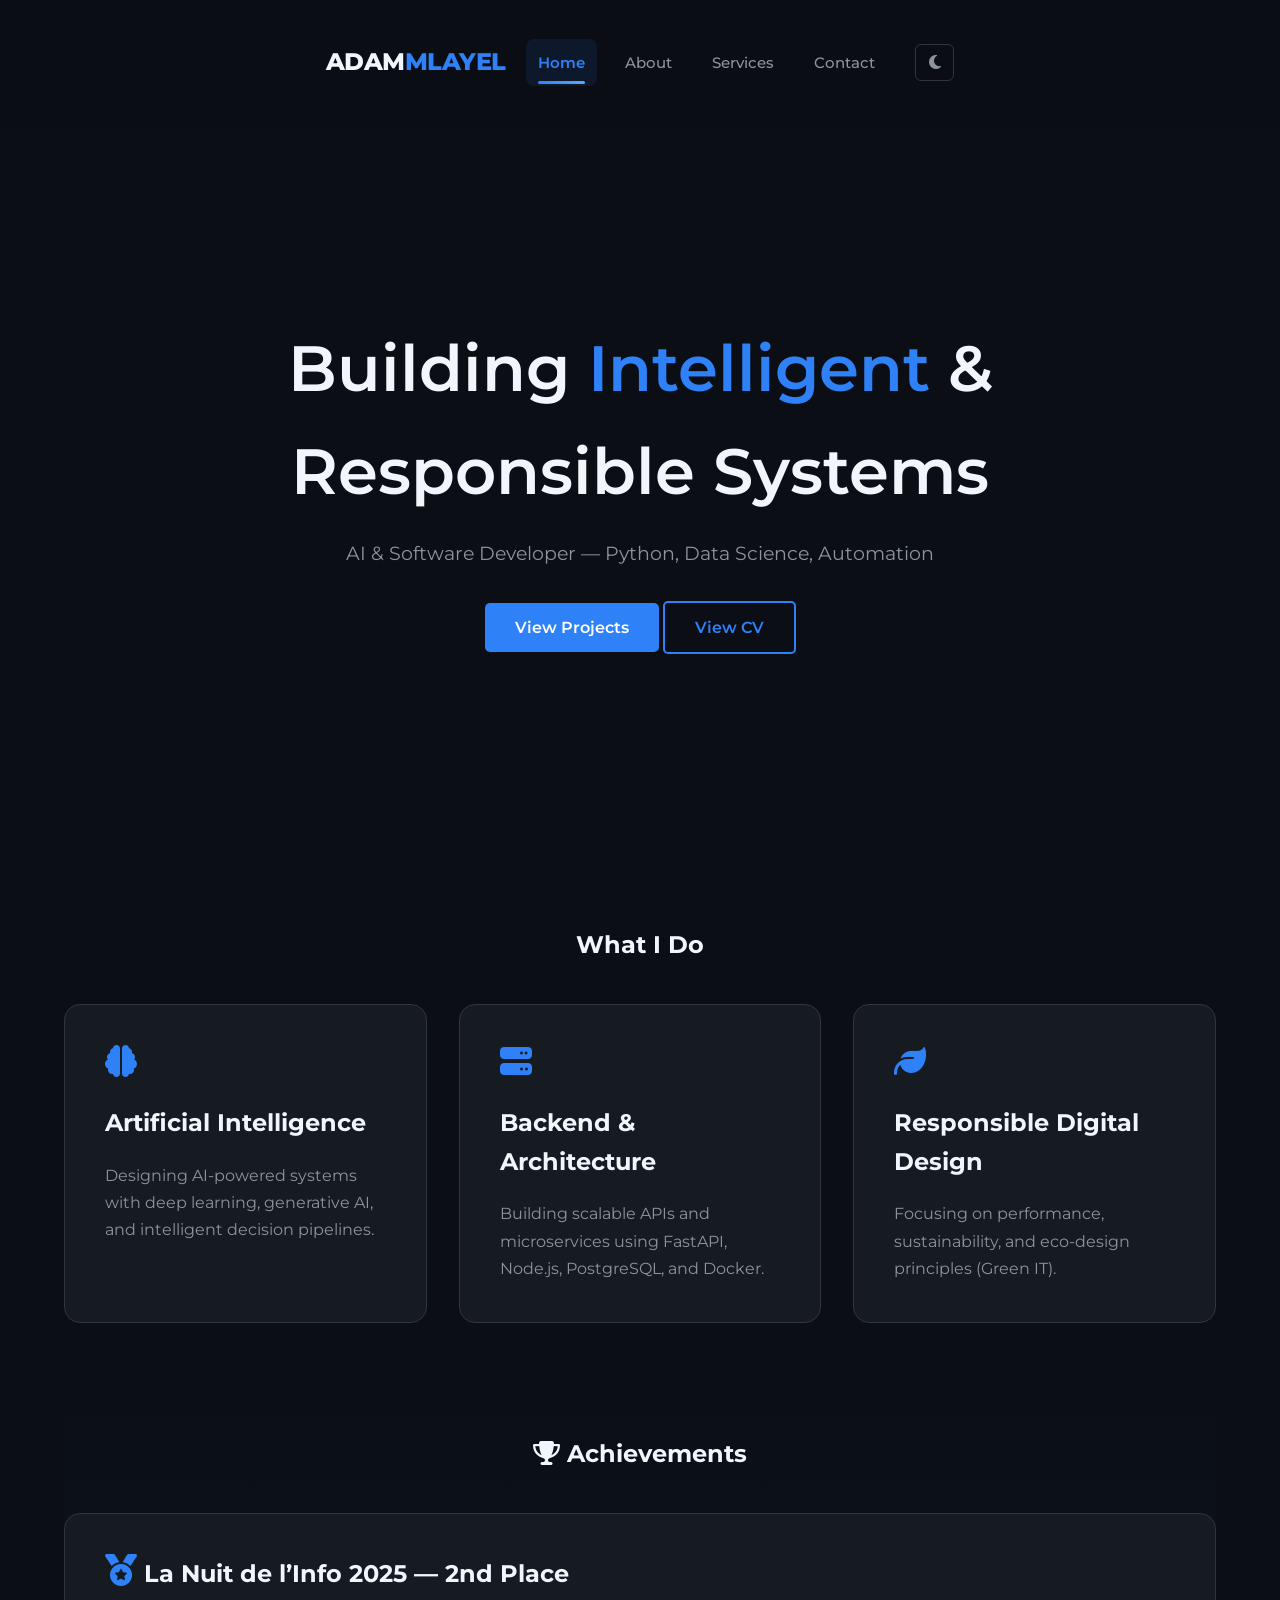
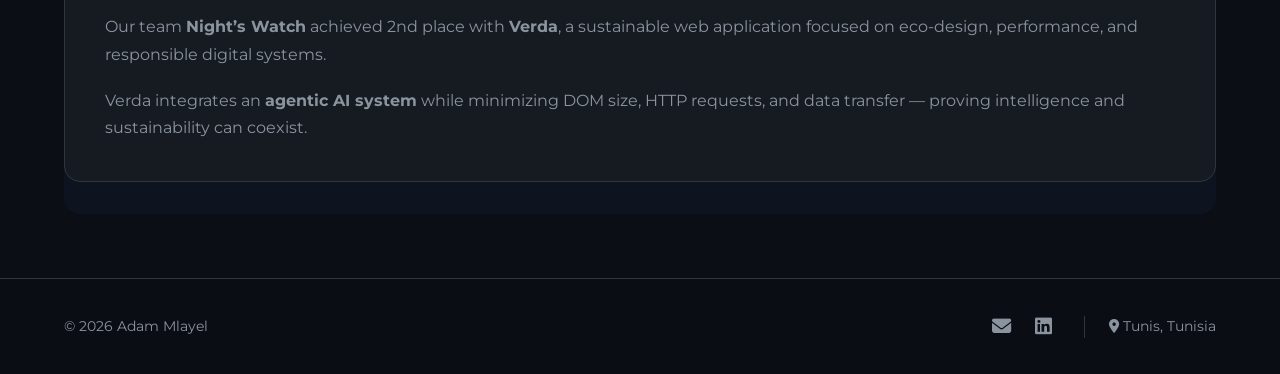
<file: index.html>
<!DOCTYPE html>
<html lang="en">

<head>
    <meta charset="UTF-8" />
    <meta name="viewport" content="width=device-width, initial-scale=1.0" />
    <title>Adam Mlayel | AI & Software Developer</title>
    <link rel="stylesheet" href="style.css">
    <link rel="stylesheet" href="https://cdnjs.cloudflare.com/ajax/libs/font-awesome/6.5.0/css/all.min.css">
    <link href="https://fonts.googleapis.com/css2?family=Montserrat:wght@300;600&display=swap" rel="stylesheet">
</head>

<body>
    <nav class="navbar">
        <div class="nav-container">

            <!-- Logo -->
            <a href="index.html" class="nav-logo">
                ADAM<span>MLAYEL</span>
            </a>

            <!-- Hamburger -->
            <button class="nav-toggle" id="nav-toggle" aria-label="Toggle navigation">
                <span></span>
                <span></span>
                <span></span>
            </button>

            <!-- Links -->
            <ul class="nav-menu" id="nav-menu">
                <li><a href="index.html" class="nav-link active">Home</a></li>
                <li><a href="about.html" class="nav-link">About</a></li>
                <li><a href="services.html" class="nav-link">Services</a></li>
                <li><a href="contact.html" class="nav-link">Contact</a></li>

                <li class="nav-action">
                    <button id="theme-toggle" aria-label="Toggle theme">
                        <i class="fas fa-moon"></i>
                    </button>
                </li>
            </ul>

        </div>
    </nav>



    <header class="hero">
        <h1>Building <span>Intelligent</span> & Responsible Systems</h1>
        <p class="subtitle">
            AI & Software Developer — Python, Data Science, Automation
        </p>

        <div class="hero-btns">
            <a href="services.html" class="cta-btn">View Projects</a>
            <a href="assets/Adam_Mlayel_CV.pdf" target="_blank" class="cta-btn outline">View CV</a>
        </div>
    </header>

    <section class="container">
        <h2 class="section-title">What I Do</h2>

        <div class="services-grid">
            <div class="card">
                <i class="fas fa-brain"></i>
                <h3>Artificial Intelligence</h3>
                <p>Designing AI-powered systems with deep learning, generative AI, and intelligent decision pipelines.
                </p>
            </div>

            <div class="card">
                <i class="fas fa-server"></i>
                <h3>Backend & Architecture</h3>
                <p>Building scalable APIs and microservices using FastAPI, Node.js, PostgreSQL, and Docker.</p>
            </div>

            <div class="card">
                <i class="fas fa-leaf"></i>
                <h3>Responsible Digital Design</h3>
                <p>Focusing on performance, sustainability, and eco-design principles (Green IT).</p>
            </div>
        </div>
    </section>

    <section class="container highlight">
        <h2 class="section-title">
            <i class="fas fa-trophy"></i> Achievements
        </h2>

        <div class="card">
            <h3>
                <i class="fas fa-medal"></i> La Nuit de l’Info 2025 — 2nd Place
            </h3>

            <p>
                Our team <strong>Night’s Watch</strong> achieved 2nd place with <strong>Verda</strong>,
                a sustainable web application focused on eco-design, performance, and responsible digital systems.
            </p>
            <p class="muted">
                Verda integrates an <strong>agentic AI system</strong> while minimizing DOM size,
                HTTP requests, and data transfer — proving intelligence and sustainability can coexist.
            </p>
        </div>
    </section>

    <script src="main.js"></script>
    <footer class="site-footer">
        <div class="footer-content">
            <div class="footer-info">
                <p>© 2026 Adam Mlayel</p>
            </div>

            <div class="footer-links">
                <a href="mailto:mlayeladam@gmail.com"><i class="fas fa-envelope"></i></a>
                <a href="https://www.linkedin.com/in/adam-m-layel-655a6a298/" target="_blank"><i
                        class="fab fa-linkedin"></i></a>

                <span><i class="fas fa-map-marker-alt"></i> Tunis, Tunisia </span>
            </div>
        </div>
    </footer>

</body>

</html>
</file>
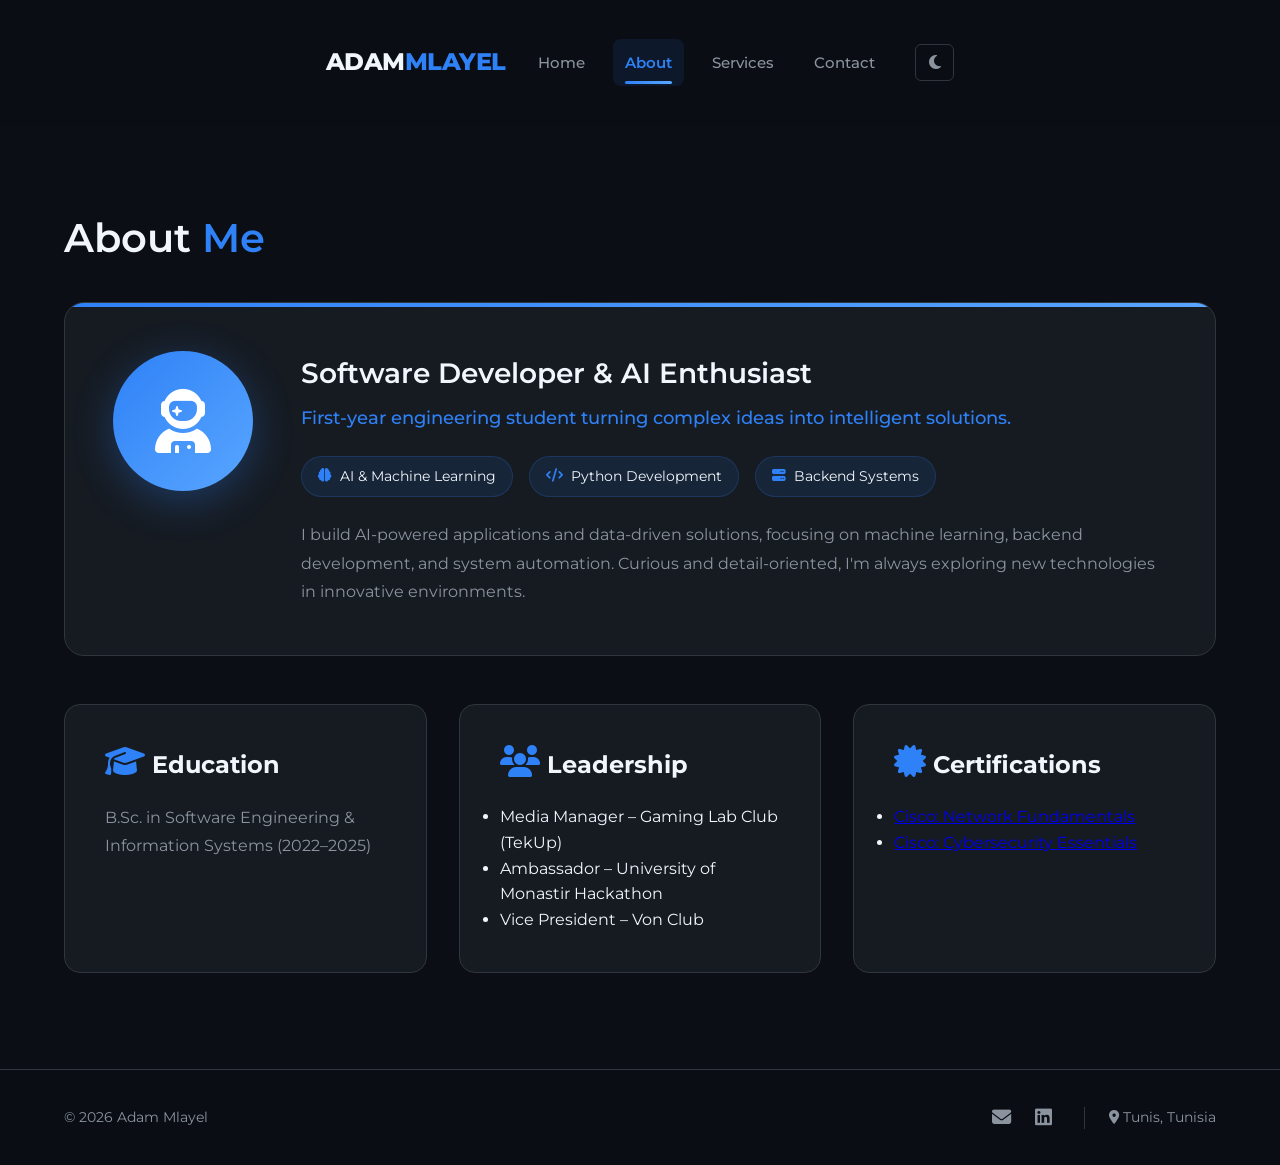
<file: about.html>
<!DOCTYPE html>
<html lang="en">

<head>
    <meta charset="UTF-8" />
    <meta name="viewport" content="width=device-width, initial-scale=1.0" />
    <title>About | Adam Mlayel</title>
    <link rel="stylesheet" href="style.css">
    <link rel="stylesheet" href="https://cdnjs.cloudflare.com/ajax/libs/font-awesome/6.5.0/css/all.min.css">
    <link href="https://fonts.googleapis.com/css2?family=Montserrat:wght@300;600&display=swap" rel="stylesheet">
</head>

<body>
    <nav class="navbar">
        <div class="nav-container">

            <!-- Logo -->
            <a href="index.html" class="nav-logo">
                ADAM<span>MLAYEL</span>
            </a>

            <!-- Hamburger -->
            <button class="nav-toggle" id="nav-toggle" aria-label="Toggle navigation">
                <span></span>
                <span></span>
                <span></span>
            </button>

            <!-- Links -->
            <ul class="nav-menu" id="nav-menu">
                <li><a href="index.html" class="nav-link">Home</a></li>
                <li><a href="about.html" class="nav-link active">About</a></li>
                <li><a href="services.html" class="nav-link">Services</a></li>
                <li><a href="contact.html" class="nav-link">Contact</a></li>

                <li class="nav-action">
                    <button id="theme-toggle" aria-label="Toggle theme">
                        <i class="fas fa-moon"></i>
                    </button>
                </li>
            </ul>

        </div>
    </nav>



    <main class="container">
        <h1>About <span>Me</span></h1>

        <div class="about-hero">
            <div class="about-avatar">
                <i class="fas fa-user-astronaut"></i>
            </div>
            <div class="about-content">
                <h2 class="about-headline">Software Developer & AI Enthusiast</h2>
                <p class="about-tagline">
                    First-year engineering student turning complex ideas into intelligent solutions.
                </p>
                <div class="about-highlights">
                    <div class="highlight-item">
                        <i class="fas fa-brain"></i>
                        <span>AI & Machine Learning</span>
                    </div>
                    <div class="highlight-item">
                        <i class="fas fa-code"></i>
                        <span>Python Development</span>
                    </div>
                    <div class="highlight-item">
                        <i class="fas fa-server"></i>
                        <span>Backend Systems</span>
                    </div>
                </div>
                <p class="about-description">
                    I build AI-powered applications and data-driven solutions, focusing on machine learning,
                    backend development, and system automation. Curious and detail-oriented, I'm always
                    exploring new technologies in innovative environments.
                </p>
            </div>
        </div>

        <div class="about-grid">
            <div class="card">
                <h3><i class="fas fa-graduation-cap"></i> Education</h3>
                <p>B.Sc. in Software Engineering & Information Systems (2022–2025)</p>
            </div>

            <div class="card">
                <h3><i class="fas fa-users"></i> Leadership</h3>
                <ul>
                    <li>Media Manager – Gaming Lab Club (TekUp)</li>
                    <li>Ambassador – University of Monastir Hackathon</li>
                    <li>Vice President – Von Club</li>
                </ul>
            </div>

            <div class="card">
                <h3><i class="fas fa-certificate"></i> Certifications</h3>
                <ul>
                    <li>
                        <a href="https://www.credly.com/badges/3b6057e1-de9d-48cb-9923-208f55531ad5/linked_in?t=t0ojsc"
                            target="_blank">
                            Cisco: Network Fundamentals
                        </a>
                    </li>
                    <li>
                        <a href="https://www.credly.com/badges/71fc170a-38a4-46d4-b1b2-f9adeb72f449/linked_in_profile"
                            target="_blank">
                            Cisco: Cybersecurity Essentials
                        </a>
                    </li>
                </ul>
            </div>
        </div>
    </main>

    <script src="main.js"></script>
    <footer class="site-footer">
        <div class="footer-content">
            <div class="footer-info">
                <p>© 2026 Adam Mlayel</p>
            </div>

            <div class="footer-links">
                <a href="mailto:mlayeladam@gmail.com"><i class="fas fa-envelope"></i></a>
                <a href="https://www.linkedin.com/in/adam-m-layel-655a6a298/" target="_blank"><i
                        class="fab fa-linkedin"></i></a>

                <span><i class="fas fa-map-marker-alt"></i> Tunis, Tunisia </span>
            </div>
        </div>
    </footer>

</body>

</html>
</file>
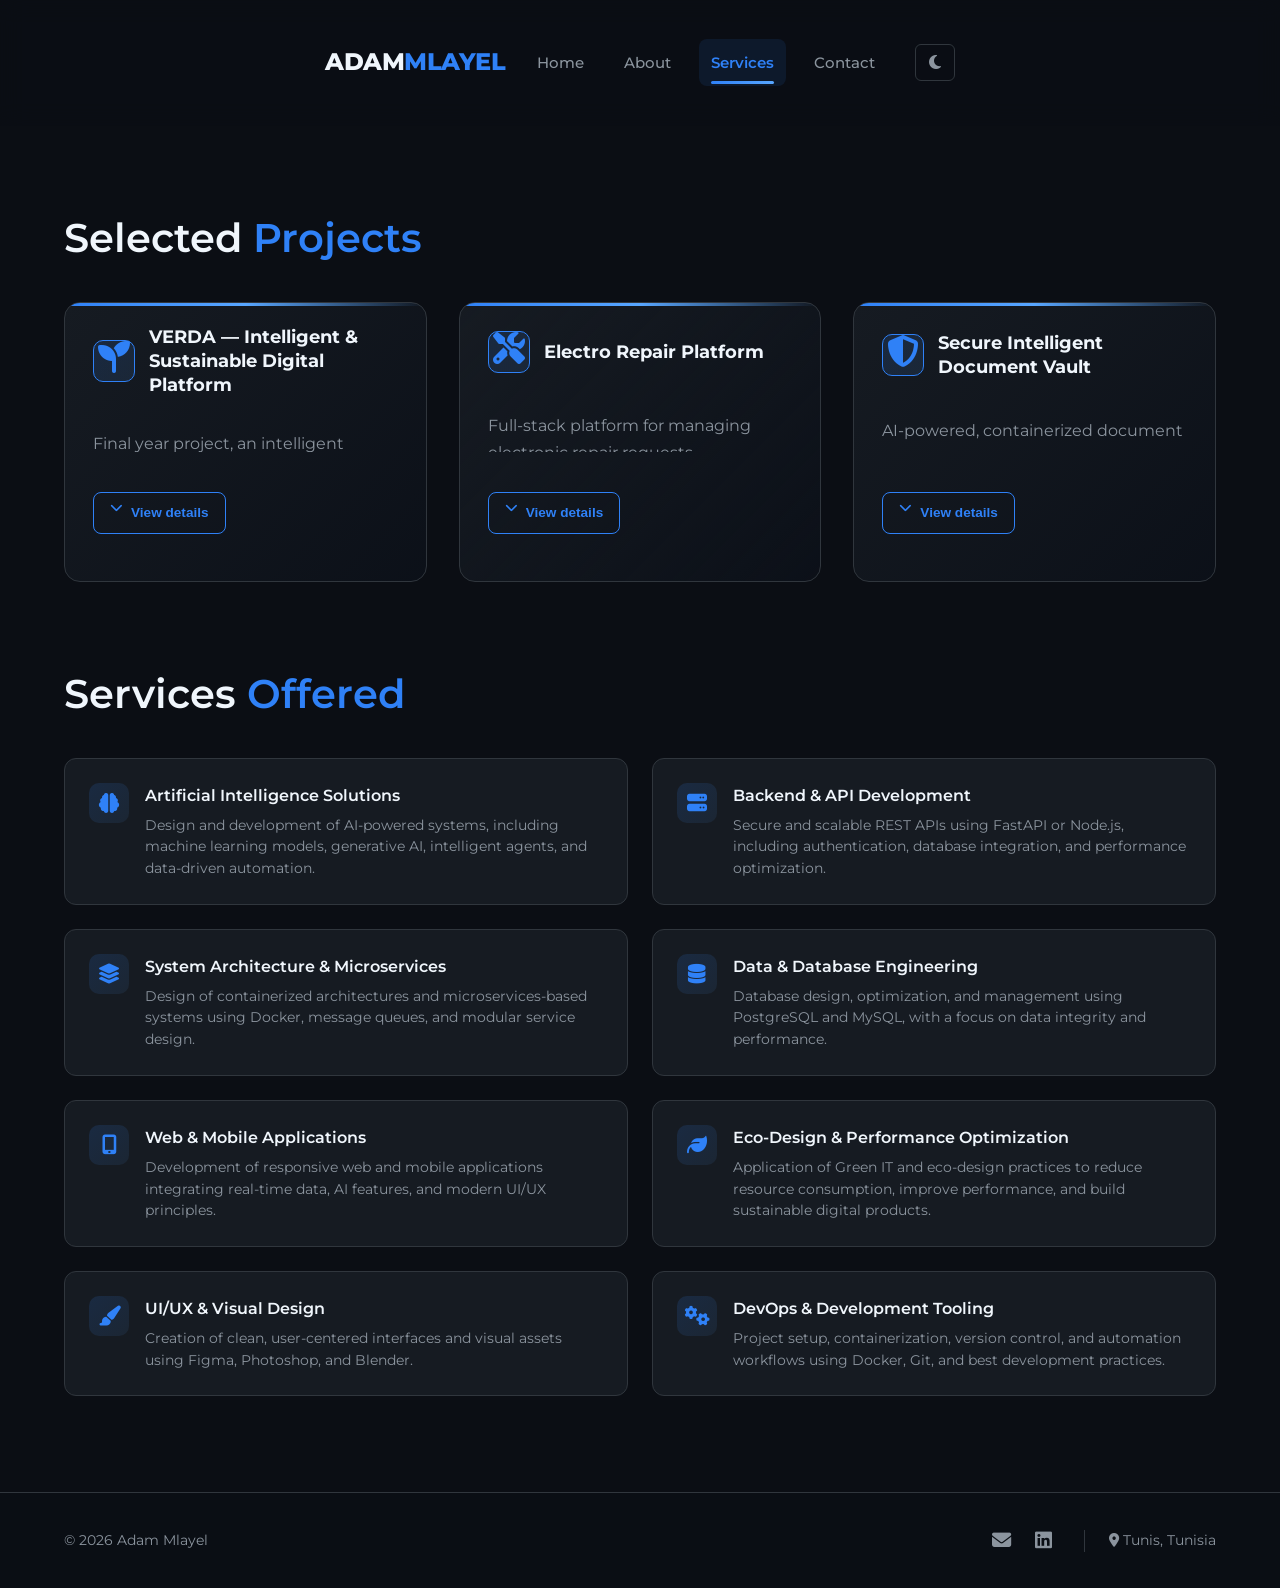
<file: services.html>
<!DOCTYPE html>
<html lang="en">

<head>
    <meta charset="UTF-8">
    <meta name="viewport" content="width=device-width, initial-scale=1.0">
    <title>Services | Adam Mlayel</title>
    <link rel="stylesheet" href="style.css">
    <link rel="stylesheet" href="https://cdnjs.cloudflare.com/ajax/libs/font-awesome/6.5.0/css/all.min.css">
    <link href="https://fonts.googleapis.com/css2?family=Montserrat:wght@300;600&display=swap" rel="stylesheet">
</head>

<body>
    <nav class="navbar">
        <div class="nav-container">

            <!-- Logo -->
            <a href="index.html" class="nav-logo">
                ADAM<span>MLAYEL</span>
            </a>

            <!-- Hamburger -->
            <button class="nav-toggle" id="nav-toggle" aria-label="Toggle navigation">
                <span></span>
                <span></span>
                <span></span>
            </button>

            <!-- Links -->
            <ul class="nav-menu" id="nav-menu">
                <li><a href="index.html" class="nav-link">Home</a></li>
                <li><a href="about.html" class="nav-link">About</a></li>
                <li><a href="services.html" class="nav-link active">Services</a></li>
                <li><a href="contact.html" class="nav-link">Contact</a></li>

                <li class="nav-action">
                    <button id="theme-toggle" aria-label="Toggle theme">
                        <i class="fas fa-moon"></i>
                    </button>
                </li>
            </ul>

        </div>
    </nav>



    <main class="container">
        <!-- PROJECTS -->
        <h1>Selected <span>Projects</span></h1>

        <div class="projects-grid">

            <!-- VERDA – FINAL YEAR PROJECT -->
            <div class="card collapsible project-card">
                <div class="project-header">
                    <div class="project-icon">
                        <i class="fas fa-seedling"></i>
                    </div>
                    <h3>VERDA — Intelligent & Sustainable Digital Platform</h3>

                </div>
                <p class="muted project-description">
                    Final year project, an intelligent Solution for Agriculture and Plant Health.
                </p>

                <button class="toggle-btn"><i class="fas fa-chevron-down"></i> View details</button>

                <div class="card-details">
                    <p>
                        VERDA is an intelligent, performance-first Multilingual Mobile App (FR/EN/AR). It combines AI
                        agents with sustainability-oriented architecture for Plant Identification and Health Diagnosis.
                    </p>

                    <p class="muted">
                        Developped custom-trained MobileNetV2 Deep Learning model for plant identification and health
                        prediction from images, and integrated generative AI for personalized care recommendations
                    </p>

                    <p class="muted">
                        Tech: AI Agents · FastAPI · Flutter · Firebase
                    </p>
                </div>
            </div>

            <!-- ELECTRO REPAIR PLATFORM -->
            <div class="card collapsible project-card">
                <div class="project-header">
                    <div class="project-icon">
                        <i class="fas fa-screwdriver-wrench"></i>
                    </div>
                    <h3>Electro Repair Platform</h3>

                </div>
                <p class="muted project-description">
                    Full-stack platform for managing electronic repair requests.
                </p>

                <button class="toggle-btn"><i class="fas fa-chevron-down"></i> View details</button>

                <div class="card-details">
                    <p>
                        Web application enabling users, technicians, and administrators to manage repair tickets
                        through role-based workflows.
                    </p>

                    <p class="muted">
                        Next.js · FastAPI · PostgreSQL · Docker · JWT Authentication
                    </p>
                </div>
            </div>

            <!-- SECURE DOCUMENT VAULT -->
            <div class="card collapsible project-card">
                <div class="project-header">
                    <div class="project-icon">
                        <i class="fas fa-shield-halved"></i>
                    </div>
                    <h3>Secure Intelligent Document Vault</h3>

                </div>
                <p class="muted project-description">
                    AI-powered, containerized document management system.
                </p>

                <button class="toggle-btn"><i class="fas fa-chevron-down"></i> View details</button>

                <div class="card-details">
                    <p>
                        Microservices-based document system with OCR, AI summarization,
                        GPU acceleration, and SSO authentication.
                    </p>

                    <p class="muted">
                        React · Node.js · Mayan EDMS · Ollama · Keycloak · PostgreSQL · Redis
                    </p>
                </div>
            </div>

        </div>


        <!-- SERVICES OFFERED -->
        <h1 style="margin-top: 5rem;">Services <span>Offered</span></h1>

        <div class="services-offered-grid">
            <div class="service-card">
                <i class="fas fa-brain"></i>
                <div class="service-card-content">
                    <h3>Artificial Intelligence Solutions</h3>
                    <p>
                        Design and development of AI-powered systems, including machine learning models,
                        generative AI, intelligent agents, and data-driven automation.
                    </p>
                </div>
            </div>

            <div class="service-card">
                <i class="fas fa-server"></i>
                <div class="service-card-content">
                    <h3>Backend & API Development</h3>
                    <p>
                        Secure and scalable REST APIs using FastAPI or Node.js, including authentication,
                        database integration, and performance optimization.
                    </p>
                </div>
            </div>

            <div class="service-card">
                <i class="fas fa-layer-group"></i>
                <div class="service-card-content">
                    <h3>System Architecture & Microservices</h3>
                    <p>
                        Design of containerized architectures and microservices-based systems using Docker,
                        message queues, and modular service design.
                    </p>
                </div>
            </div>

            <div class="service-card">
                <i class="fas fa-database"></i>
                <div class="service-card-content">
                    <h3>Data & Database Engineering</h3>
                    <p>
                        Database design, optimization, and management using PostgreSQL and MySQL,
                        with a focus on data integrity and performance.
                    </p>
                </div>
            </div>

            <div class="service-card">
                <i class="fas fa-mobile-alt"></i>
                <div class="service-card-content">
                    <h3>Web & Mobile Applications</h3>
                    <p>
                        Development of responsive web and mobile applications integrating real-time data,
                        AI features, and modern UI/UX principles.
                    </p>
                </div>
            </div>

            <div class="service-card">
                <i class="fas fa-leaf"></i>
                <div class="service-card-content">
                    <h3>Eco-Design & Performance Optimization</h3>
                    <p>
                        Application of Green IT and eco-design practices to reduce resource consumption,
                        improve performance, and build sustainable digital products.
                    </p>
                </div>
            </div>

            <div class="service-card">
                <i class="fas fa-paint-brush"></i>
                <div class="service-card-content">
                    <h3>UI/UX & Visual Design</h3>
                    <p>
                        Creation of clean, user-centered interfaces and visual assets using Figma,
                        Photoshop, and Blender.
                    </p>
                </div>
            </div>

            <div class="service-card">
                <i class="fas fa-cogs"></i>
                <div class="service-card-content">
                    <h3>DevOps & Development Tooling</h3>
                    <p>
                        Project setup, containerization, version control, and automation workflows using
                        Docker, Git, and best development practices.
                    </p>
                </div>
            </div>
        </div>
    </main>

    <script src="main.js"></script>
    <footer class="site-footer">
        <div class="footer-content">
            <div class="footer-info">
                <p>© 2026 Adam Mlayel</p>
            </div>

            <div class="footer-links">
                <a href="mailto:mlayeladam@gmail.com"><i class="fas fa-envelope"></i></a>
                <a href="https://www.linkedin.com/in/adam-m-layel-655a6a298/" target="_blank"><i
                        class="fab fa-linkedin"></i></a>

                <span><i class="fas fa-map-marker-alt"></i> Tunis, Tunisia </span>
            </div>
        </div>
    </footer>

</body>

</html>
</file>
<file: style.css>
/* --- THEME VARIABLES --- */
:root {
    /* Default Dark Theme */
    --bg-color: #0b0e14;
    --card-bg: #161b22;
    --text-primary: #f0f6fc;
    --text-secondary: #8b949e;
    --accent-color: #2f81f7;
    /* Electric Blue */
    --accent-hover: #58a6ff;
    --border-color: #30363d;
    --nav-bg: rgba(11, 14, 20, 0.8);
    --font-main: 'Montserrat', sans-serif;
    --shadow: 0 10px 30px rgba(0, 0, 0, 0.5);
}

[data-theme="light"] {
    /* Light Theme Overrides */
    --bg-color: #ffffff;
    --card-bg: #f6f8fa;
    --text-primary: #1f2328;
    --text-secondary: #57606a;
    --accent-color: #0969da;
    --accent-hover: #0a4a91;
    --border-color: #d0d7de;
    --nav-bg: rgba(255, 255, 255, 0.8);
    --shadow: 0 10px 30px rgba(0, 0, 0, 0.1);
}

/* --- RESET & BASE STYLES --- */
* {
    margin: 0;
    padding: 0;
    box-sizing: border-box;
}

body {
    background-color: var(--bg-color);
    color: var(--text-primary);
    font-family: var(--font-main);
    line-height: 1.6;
    overflow-x: hidden;
    transition: background-color 0.3s ease, color 0.3s ease;
}

/* --- NAVIGATION --- */
nav {
    display: flex;
    justify-content: space-between;
    align-items: center;
    padding: 1.5rem 5%;
    background: var(--nav-bg);
    backdrop-filter: blur(10px);
    position: sticky;
    top: 0;
    z-index: 1000;
    border-bottom: 1px solid var(--border-color);
    transition: background 0.3s ease, border-bottom 0.3s ease;
}

.logo {
    font-weight: 600;
    font-size: 1.5rem;
    letter-spacing: 2px;
}

.logo span {
    color: var(--accent-color);
}

.nav-links {
    display: flex;
    list-style: none;
    gap: 2rem;
}

.nav-links a {
    text-decoration: none;
    color: var(--text-primary);
    font-weight: 300;
    transition: color 0.3s;
}

.nav-links a:hover {
    color: var(--accent-color);
}

/* --- HERO SECTION --- */
.hero {
    height: 80vh;
    display: flex;
    flex-direction: column;
    justify-content: center;
    align-items: center;
    text-align: center;
    padding: 0 10%;
}

.hero h1 {
    font-size: 4rem;
    margin-bottom: 1rem;
}

.hero span {
    color: var(--accent-color);
}

.subtitle {
    font-size: 1.2rem;
    color: var(--text-secondary);
    margin-bottom: 2rem;
}

/* --- LAYOUT CONTAINERS --- */
.container {
    width: 90%;
    max-width: 1200px;
    margin: 0 auto;
    padding: 5rem 0 2rem;
}

h1 {
    font-size: 2.5rem;
    font-weight: 600;
    margin-bottom: 2rem;
}

h1 span {
    color: var(--accent-color);
}

/* --- GRID SYSTEM --- */
.services-grid,
.about-grid {
    display: grid;
    grid-template-columns: repeat(auto-fit, minmax(320px, 1fr));
    gap: 2rem;
    margin-top: 2rem;
}

/* --- CARDS --- */
.card {
    background: var(--card-bg);
    border: 1px solid var(--border-color);
    padding: 2.5rem;
    border-radius: 16px;
    transition: transform 0.4s cubic-bezier(0.175, 0.885, 0.32, 1.275),
        border-color 0.3s ease,
        background 0.3s ease,
        box-shadow 0.3s ease;
    display: flex;
    flex-direction: column;
    gap: 1.2rem;
    position: relative;
    overflow: hidden;
}

.card:hover {
    transform: translateY(-10px);
    border-color: var(--accent-color);
    box-shadow: var(--shadow);
}

.card i {
    margin-bottom: 0.5rem;
    font-size: 2rem;
    color: var(--accent-color);
}

.card h3 {
    font-size: 1.5rem;
    color: var(--text-primary);
}

.card p {
    color: var(--text-secondary);
    font-size: 1rem;
    line-height: 1.7;
}

/* --- SERVICES OFFERED SECTION --- */
.services-offered-grid {
    display: grid;
    grid-template-columns: repeat(2, 1fr);
    gap: 1.5rem;
    margin-top: 2rem;
}

.service-card {
    background: var(--card-bg);
    border: 1px solid var(--border-color);
    padding: 1.5rem;
    border-radius: 12px;
    transition: transform 0.3s ease, border-color 0.3s ease, box-shadow 0.3s ease;
    display: flex;
    flex-direction: row;
    align-items: flex-start;
    gap: 1rem;
}

.service-card:hover {
    transform: translateY(-4px);
    border-color: var(--accent-color);
    box-shadow: 0 8px 24px rgba(0, 0, 0, 0.12);
}

.service-card i {
    font-size: 1.25rem;
    color: var(--accent-color);
    flex-shrink: 0;
    width: 40px;
    height: 40px;
    display: flex;
    align-items: center;
    justify-content: center;
    background: linear-gradient(135deg, rgba(47, 129, 247, 0.15), rgba(88, 166, 255, 0.08));
    border-radius: 10px;
}

.service-card-content {
    flex: 1;
}

.service-card-content h3 {
    font-size: 1rem;
    color: var(--text-primary);
    margin-bottom: 0.4rem;
    font-weight: 600;
}

.service-card-content p {
    color: var(--text-secondary);
    font-size: 0.875rem;
    line-height: 1.55;
    margin: 0;
}

@media (max-width: 768px) {
    .services-offered-grid {
        grid-template-columns: 1fr;
    }
}

/* --- ABOUT HERO SECTION --- */
.about-hero {
    display: flex;
    align-items: flex-start;
    gap: 3rem;
    background: var(--card-bg);
    border: 1px solid var(--border-color);
    border-radius: 20px;
    padding: 3rem;
    margin-bottom: 3rem;
    position: relative;
    overflow: hidden;
}

.about-hero::before {
    content: '';
    position: absolute;
    top: 0;
    left: 0;
    right: 0;
    height: 4px;
    background: linear-gradient(90deg, var(--accent-color), var(--accent-hover), var(--accent-color));
    background-size: 200% 100%;
    animation: gradientShift 3s ease infinite;
}

@keyframes gradientShift {

    0%,
    100% {
        background-position: 0% 50%;
    }

    50% {
        background-position: 100% 50%;
    }
}

.about-avatar {
    width: 140px;
    height: 140px;
    background: linear-gradient(135deg, var(--accent-color), var(--accent-hover));
    border-radius: 50%;
    display: flex;
    align-items: center;
    justify-content: center;
    flex-shrink: 0;
    box-shadow: 0 10px 40px rgba(47, 129, 247, 0.3);
}

.about-avatar i {
    font-size: 4rem;
    color: #ffffff;
}

.about-content {
    flex: 1;
}

.about-headline {
    font-size: 1.75rem;
    font-weight: 600;
    color: var(--text-primary);
    margin-bottom: 0.5rem;
}

.about-tagline {
    font-size: 1.1rem;
    color: var(--accent-color);
    margin-bottom: 1.5rem;
    font-weight: 500;
}

.about-highlights {
    display: flex;
    flex-wrap: wrap;
    gap: 1rem;
    margin-bottom: 1.5rem;
}

.highlight-item {
    display: flex;
    align-items: center;
    gap: 0.5rem;
    background: rgba(47, 129, 247, 0.1);
    border: 1px solid rgba(47, 129, 247, 0.2);
    padding: 0.5rem 1rem;
    border-radius: 25px;
    font-size: 0.9rem;
    color: var(--text-primary);
    transition: all 0.3s ease;
}

.highlight-item:hover {
    background: rgba(47, 129, 247, 0.2);
    transform: translateY(-2px);
}

.highlight-item i {
    color: var(--accent-color);
    font-size: 0.85rem;
}

.about-description {
    font-size: 1rem;
    color: var(--text-secondary);
    line-height: 1.8;
}

@media (max-width: 768px) {
    .about-hero {
        flex-direction: column;
        align-items: center;
        text-align: center;
        padding: 2rem;
    }

    .about-avatar {
        width: 120px;
        height: 120px;
    }

    .about-avatar i {
        font-size: 3rem;
    }

    .about-headline {
        font-size: 1.4rem;
    }

    .about-highlights {
        justify-content: center;
    }
}

/* --- BUTTONS --- */
.cta-btn {
    display: inline-block;
    padding: 12px 30px;
    background: var(--accent-color);
    color: #ffffff;
    border: none;
    border-radius: 5px;
    cursor: pointer;
    text-decoration: none;
    font-weight: 600;
    transition: background 0.3s ease, transform 0.2s ease;
}

.cta-btn:hover {
    background: var(--accent-hover);
    transform: scale(1.05);
}

/* --- MOBILE RESPONSIVENESS --- */
@media (max-width: 768px) {
    .nav-links {
        display: none;
        /* Logic for hamburger should be in JS */
    }

    .hero h1 {
        font-size: 2.5rem;
    }

    .container {
        padding: 3rem 5%;
    }

    .services-grid {
        grid-template-columns: 1fr;
    }

    .card {
        padding: 1.5rem;
    }
}

.section-title {
    text-align: center;
    margin-bottom: 2.5rem;
}

.lead {
    font-size: 1.15rem;
    max-width: 750px;
    margin: 0 auto 3rem;
    text-align: center;
    color: var(--text-secondary);
}

.muted {
    font-size: 0.9rem;
    color: var(--text-secondary);
}

.highlight {
    background: linear-gradient(transparent, rgba(47, 129, 247, 0.05));
    border-radius: 16px;
}

.cta-btn.outline {
    background: transparent;
    border: 2px solid var(--accent-color);
    color: var(--accent-color);
}

/* --- PROJECT CARDS GRID --- */
.projects-grid {
    display: grid;
    grid-template-columns: repeat(3, 1fr);
    gap: 2rem;
    margin-top: 2rem;
}

.project-card {
    display: flex;
    flex-direction: column;
    position: relative;
    background: linear-gradient(135deg, var(--card-bg) 0%, rgba(47, 129, 247, 0.02) 100%);
    border: 1px solid var(--border-color);
    border-radius: 16px;
    padding: 1.75rem;
    transition: transform 0.3s ease, box-shadow 0.3s ease;
    height: 280px;
    overflow: hidden;
}

.project-card.open {
    height: auto;
    min-height: 280px;
}

.project-card:hover {
    transform: translateY(-4px);
    box-shadow: 0 12px 40px rgba(0, 0, 0, 0.15);
}

.project-card::before {
    content: '';
    position: absolute;
    top: 0;
    left: 0;
    right: 0;
    height: 3px;
    background: linear-gradient(90deg, var(--accent-color), var(--accent-hover), transparent);
    border-radius: 16px 16px 0 0;
}

.project-header {
    display: flex;
    align-items: center;
    gap: 0.875rem;
    margin-bottom: 1.25rem;
    height: 60px;
}

.project-icon {
    display: flex;
    align-items: center;
    justify-content: center;
    width: 42px;
    height: 42px;
    background: linear-gradient(135deg, rgba(47, 129, 247, 0.15), rgba(88, 166, 255, 0.1));
    border: 1.5px solid var(--accent-color);
    border-radius: 10px;
    flex-shrink: 0;
    color: var(--accent-color);
    font-size: 1.1rem;
}

.project-card h3 {
    font-size: 1.1rem;
    line-height: 1.35;
    color: var(--text-primary);
    margin: 0;
}

.project-description {
    line-height: 1.6;
    color: var(--text-secondary);
    font-size: 0.9rem;
    height: 75px;
    overflow: hidden;
    margin-bottom: 1.25rem;
}

/* --- COLLAPSIBLE PROJECT CARDS --- */
.collapsible .card-details {
    max-height: 0;
    overflow: hidden;
    transition: max-height 0.4s ease-out, opacity 0.3s ease, padding 0.3s ease;
    opacity: 0;
    padding: 0;
}

.collapsible.open .card-details {
    max-height: 400px;
    overflow-y: auto;
    opacity: 1;
    padding-top: 1.25rem;
    margin-top: 1rem;
    border-top: 1px solid var(--border-color);
}

.card-details {
    scrollbar-width: thin;
    scrollbar-color: var(--accent-color) transparent;
}

.card-details::-webkit-scrollbar {
    width: 5px;
}

.card-details::-webkit-scrollbar-track {
    background: transparent;
}

.card-details::-webkit-scrollbar-thumb {
    background: var(--accent-color);
    border-radius: 3px;
}

.card-details p {
    margin-bottom: 0.85rem;
    line-height: 1.65;
    font-size: 0.9rem;
}

.card-details p:last-child {
    margin-bottom: 0;
}

.toggle-btn {
    display: inline-flex;
    align-items: center;
    gap: 0.5rem;
    margin-top: auto;
    padding: 0.6rem 1rem;
    background: transparent;
    border: 1.5px solid var(--accent-color);
    border-radius: 8px;
    color: var(--accent-color);
    font-weight: 600;
    font-size: 0.85rem;
    cursor: pointer;
    transition: all 0.25s ease;
    align-self: flex-start;
}

.toggle-btn:hover {
    background: var(--accent-color);
    color: var(--bg-color);
}

.toggle-btn i {
    transition: transform 0.3s ease;
    font-size: 0.8rem;
}

.collapsible.open .toggle-btn i {
    transform: rotate(180deg);
}

/* --- CONTACT FORM (THEME SAFE) --- */
.contact-input,
.contact-textarea {
    width: 100%;
    padding: 1rem;
    margin-bottom: 1rem;
    background: var(--card-bg);
    border: 1px solid var(--border-color);
    color: var(--text-primary);
    font-family: inherit;
}

.contact-input::placeholder,
.contact-textarea::placeholder {
    color: var(--text-secondary);
}

.contact-input:focus,
.contact-textarea:focus {
    outline: none;
    border-color: var(--accent-color);
}

/* --- MINIMALIST FOOTER --- */
.site-footer {
    background: var(--nav-bg);
    border-top: 1px solid var(--border-color);
    padding: 2rem 5%;
    margin-top: 4rem;
}

.footer-content {
    max-width: 1200px;
    margin: 0 auto;
    display: flex;
    justify-content: space-between;
    align-items: center;
    flex-wrap: wrap;
    gap: 1.5rem;
}

.footer-info p {
    color: var(--text-secondary);
    font-size: 0.9rem;
}

.footer-links {
    display: flex;
    align-items: center;
    gap: 1.5rem;
    color: var(--text-secondary);
}

.footer-links a {
    color: var(--text-secondary);
    font-size: 1.2rem;
    text-decoration: none;
    transition: color 0.3s ease, transform 0.2s ease;
}

.footer-links a:hover {
    color: var(--accent-color);
    transform: translateY(-2px);
}

.footer-links span {
    font-size: 0.85rem;
    margin-left: 0.5rem;
    border-left: 1px solid var(--border-color);
    padding-left: 1.5rem;
}

/* Mobile Responsiveness */
@media (max-width: 768px) {
    .footer-content {
        flex-direction: column;
        text-align: center;
    }

    .footer-links span {
        border-left: none;
        padding-left: 0;
        margin-left: 0;
        display: block;
        width: 100%;
    }
}

/* ===== NAVBAR BASE ===== */
.navbar {
    position: sticky;
    top: 0;
    z-index: 1000;
    background: var(--nav-bg);
    backdrop-filter: blur(12px);
    transition: all 0.3s cubic-bezier(0.4, 0, 0.2, 1);
    border-bottom: 1px solid transparent;
}

.navbar.scrolled {
    box-shadow: 0 8px 32px rgba(0, 0, 0, 0.15);
    border-bottom-color: var(--border-color);
    padding: 0.75rem 0;
}

.nav-container {
    max-width: 1200px;
    margin: auto;
    padding: 1.2rem 2rem;
    display: flex;
    align-items: center;
    justify-content: space-between;
    gap: 2rem;
}

/* ===== LOGO ===== */
.nav-logo {
    font-size: 1.5rem;
    font-weight: 800;
    text-decoration: none;
    color: var(--text-primary);
    letter-spacing: -0.5px;
    transition: all 0.3s ease;
    flex-shrink: 0;
}

.nav-logo:hover {
    transform: scale(1.05);
}

.nav-logo span {
    color: var(--accent-color);
    transition: color 0.3s ease;
}

/* ===== MENU ===== */
.nav-menu {
    display: flex;
    align-items: center;
    gap: 2.5rem;
    list-style: none;
    margin: 0;
}

.nav-link {
    position: relative;
    font-weight: 500;
    font-size: 0.95rem;
    text-decoration: none;
    color: var(--text-secondary);
    transition: color 0.3s cubic-bezier(0.4, 0, 0.2, 1);
    padding: 0.5rem 0;
}

.nav-link:hover {
    color: var(--text-primary);
}

/* Enhanced underline animation */
.nav-link::after {
    content: "";
    position: absolute;
    left: 0;
    bottom: -4px;
    width: 0;
    height: 2.5px;
    background: linear-gradient(90deg, var(--accent-color), var(--accent-hover));
    transition: width 0.3s cubic-bezier(0.4, 0, 0.2, 1);
    border-radius: 2px;
}

.nav-link:hover::after,
.nav-link.active::after {
    width: 100%;
}

.nav-link.active {
    color: var(--accent-color) !important;
    font-weight: 600;
}

.nav-link.active::before {
    content: "";
    position: absolute;
    inset: -6px -12px;
    background: rgba(47, 129, 247, 0.1);
    border-radius: 8px;
    z-index: -1;
}

/* ===== ACTION BUTTON ===== */
.nav-action button {
    background: none;
    border: 1.5px solid var(--border-color);
    cursor: pointer;
    font-size: 1rem;
    color: var(--text-secondary);
    padding: 0.6rem 0.8rem;
    border-radius: 6px;
    transition: all 0.3s cubic-bezier(0.4, 0, 0.2, 1);
    display: flex;
    align-items: center;
    justify-content: center;
}

.nav-action button:hover {
    background: var(--card-bg);
    color: var(--accent-color);
    border-color: var(--accent-color);
    transform: translateY(-2px);
    box-shadow: 0 4px 12px rgba(47, 129, 247, 0.2);
}

/* ===== HAMBURGER ===== */
.nav-toggle {
    display: none;
    flex-direction: column;
    gap: 6px;
    background: none;
    border: none;
    cursor: pointer;
    padding: 0.5rem;
}

.nav-toggle span {
    width: 24px;
    height: 2.5px;
    background: var(--text-primary);
    transition: all 0.4s cubic-bezier(0.4, 0, 0.2, 1);
    border-radius: 2px;
}

.nav-toggle.open span:nth-child(1) {
    transform: rotate(45deg) translateY(11px);
}

.nav-toggle.open span:nth-child(2) {
    opacity: 0;
}

.nav-toggle.open span:nth-child(3) {
    transform: rotate(-45deg) translateY(-11px);
}

/* ===== MOBILE ===== */
@media (max-width: 768px) {
    .nav-toggle {
        display: flex;
        order: 2;
    }

    .nav-menu {
        position: fixed;
        top: 60px;
        left: 0;
        width: 100%;
        height: calc(100vh - 60px);
        background: var(--bg-color);
        flex-direction: column;
        padding: 2rem 1.5rem;
        gap: 1rem;
        transform: translateX(-100%);
        opacity: 0;
        pointer-events: none;
        transition: all 0.35s cubic-bezier(0.4, 0, 0.2, 1);
        border-right: 1px solid var(--border-color);
        overflow-y: auto;
    }

    .nav-menu.open {
        transform: translateX(0);
        opacity: 1;
        pointer-events: auto;
    }

    .nav-link {
        font-size: 1rem;
        padding: 0.75rem 0;
        border-left: 3px solid transparent;
        padding-left: 1rem;
        transition: all 0.3s ease;
    }

    .nav-link:hover,
    .nav-link.active {
        border-left-color: var(--accent-color);
    }

    .nav-link::after {
        display: none;
    }

    .nav-container {
        padding: 1rem 1.5rem;
    }

    /* Mobile Project Cards */
    .projects-grid {
        grid-template-columns: 1fr;
        gap: 1.5rem;
    }

    .project-card {
        padding: 1.5rem;
        height: auto;
        min-height: 250px;
    }

    .project-card.open {
        height: auto;
    }

    .project-header {
        gap: 0.75rem;
    }

    .project-icon {
        width: 40px;
        height: 40px;
        font-size: 1rem;
    }

    .project-card h3 {
        font-size: 1.05rem;
    }

    .project-badge {
        font-size: 0.65rem;
        padding: 0.3rem 0.6rem;
    }

    .project-description {
        font-size: 0.9rem;
    }

    .toggle-btn {
        font-size: 0.85rem;
        padding: 0.6rem 0.9rem;
    }

    .card-details p {
        font-size: 0.9rem;
    }

}
</file>
